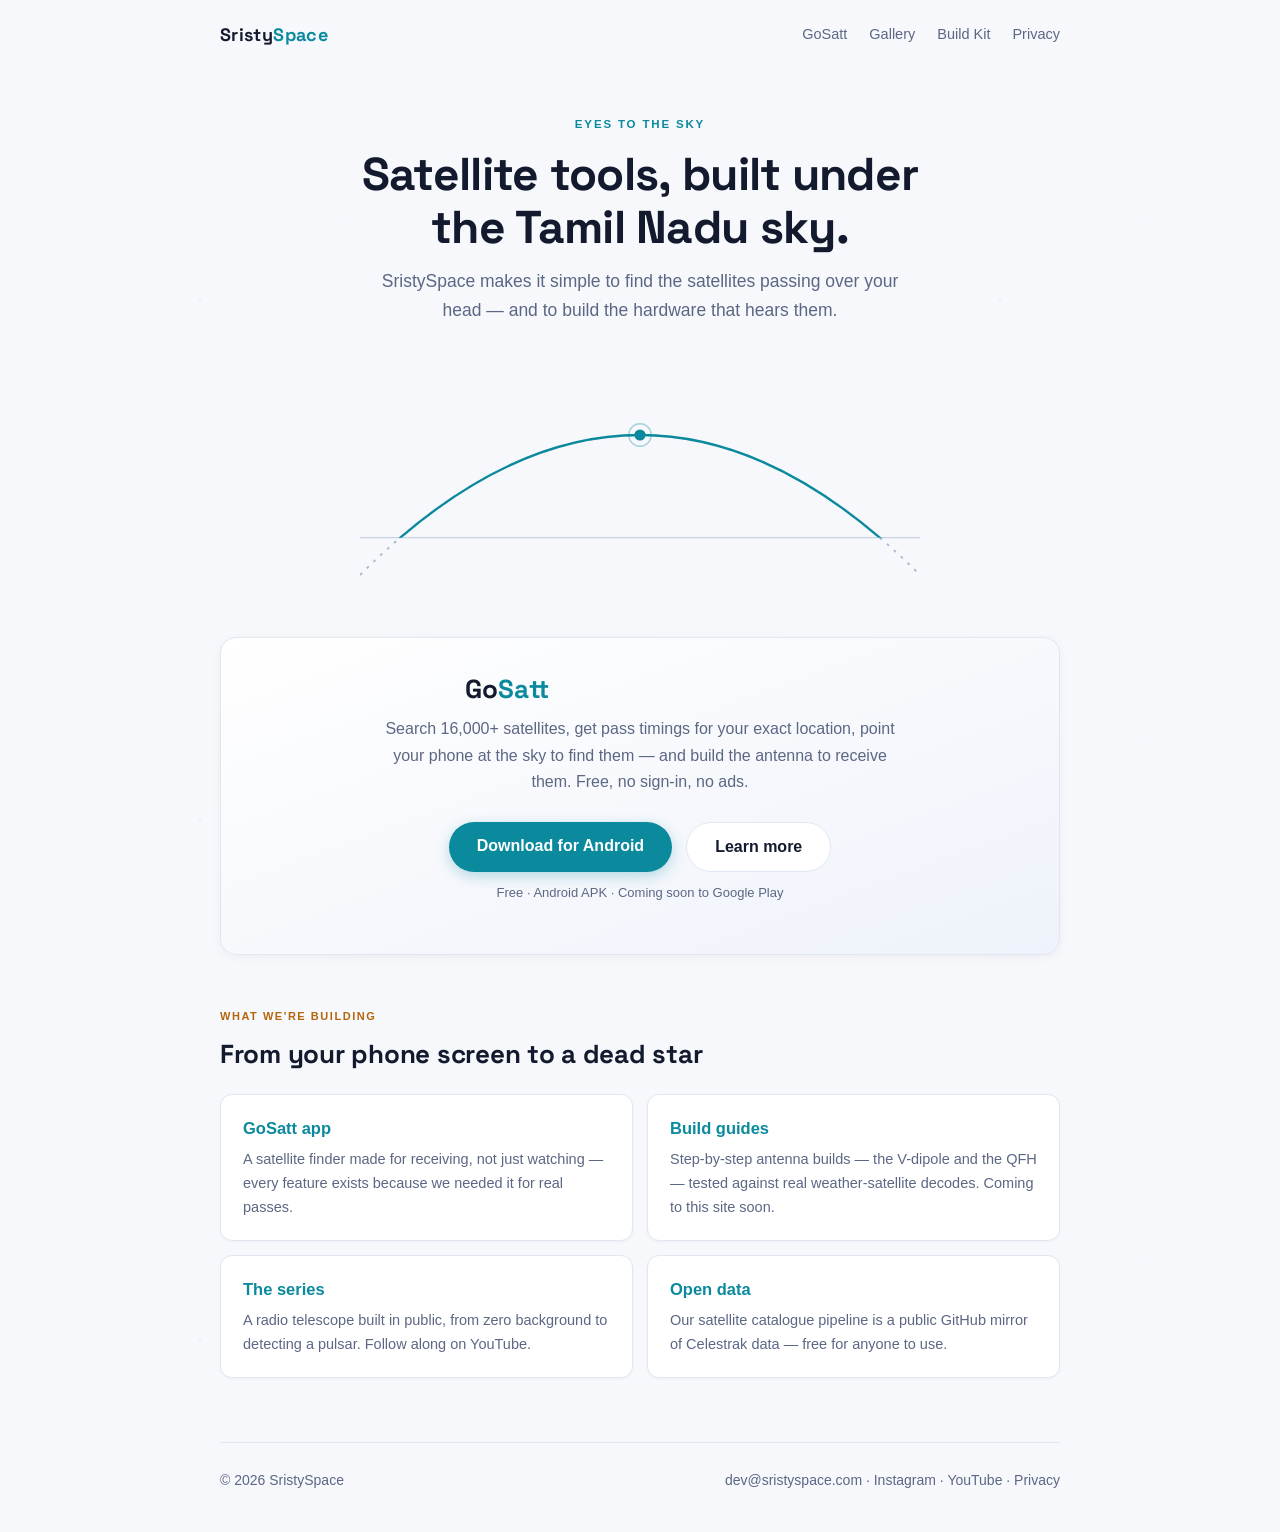
<file: index.html>
<!DOCTYPE html>
<html lang="en">
<head>
<meta charset="UTF-8">
<meta name="viewport" content="width=device-width, initial-scale=1.0">
<title>SristySpace — Satellite tools from Tamil Nadu</title>
<meta name="description" content="SristySpace builds satellite tools and open hardware guides from Tamil Nadu. Download GoSatt — the free satellite finder and antenna builder app.">
<meta name="theme-color" content="#F6F8FC">
<meta property="og:title" content="SristySpace — Satellite tools from Tamil Nadu">
<meta property="og:description" content="Download GoSatt — find satellites overhead, track them live, and build your own antenna.">
<meta property="og:type" content="website">
<link rel="preconnect" href="https://fonts.googleapis.com">
<link rel="preconnect" href="https://fonts.gstatic.com" crossorigin>
<link href="https://fonts.googleapis.com/css2?family=Space+Grotesk:wght@500;600;700&display=swap" rel="stylesheet">
<link rel="stylesheet" href="styles.css">
</head>
<body>
<div class="wrap">

  <nav>
    <a class="wordmark" href="index.html">Sristy<span class="dot">Space</span></a>
    <div class="nav-links">
      <a href="gosatt.html">GoSatt</a>
      <a href="gallery.html">Gallery</a>
      <a href="parts.html">Build Kit</a>
      <a href="privacy.html">Privacy</a>
    </div>
  </nav>

  <header class="hero">
    <span class="eyebrow">Eyes to the Sky</span>
    <h1>Satellite tools, built under<br>the Tamil Nadu sky.</h1>
    <p class="lede">SristySpace makes it simple to find the satellites passing over your
      head — and to build the hardware that hears them.</p>

    <!-- The pass arc: same motif as GoSatt's sky tracker.
         Dashed = below-horizon approach/descent tails, solid = the visible pass. -->
    <svg class="arc" viewBox="0 0 600 250" aria-hidden="true" role="presentation">
      <defs>
        <clipPath id="aboveHorizon"><rect x="0" y="0" width="600" height="200"/></clipPath>
      </defs>
      <line x1="0" y1="200" x2="600" y2="200" stroke="#C9D2E3" stroke-width="1.5"/>
      <path d="M 0 240 Q 300 -60 600 240" fill="none" stroke="#AEB8CC"
            stroke-width="2" stroke-dasharray="3 7"/>
      <path d="M 0 240 Q 300 -60 600 240" fill="none" stroke="#0B8A9E"
            stroke-width="2.5" clip-path="url(#aboveHorizon)"/>
      <circle class="sat-dot" cx="300" cy="90" r="6" fill="#0B8A9E"/>
      <circle cx="300" cy="90" r="12" fill="none" stroke="#0B8A9E"
              stroke-opacity="0.35" stroke-width="1.5"/>
    </svg>
  </header>

  <section>
    <div class="spotlight">
      <p class="app-name">Go<span class="tt">Satt</span></p>
      <p>Search 16,000+ satellites, get pass timings for your exact location,
         point your phone at the sky to find them — and build the antenna
         to receive them. Free, no sign-in, no ads.</p>
      <div class="btn-row">
        <a class="btn btn-primary"
           href="https://github.com/sristyspace-tech/gosatt-releases/releases/latest/download/gosatt.apk">
          Download for Android</a>
        <a class="btn btn-secondary" href="gosatt.html">Learn more</a>
      </div>
      <p class="btn-note">Free · Android APK · Coming soon to Google Play</p>
    </div>
  </section>

  <section>
    <div class="section-label">What we're building</div>
    <h2>From your phone screen to a dead star</h2>
    <div class="grid">
      <div class="card">
        <h3>GoSatt app</h3>
        <p>A satellite finder made for receiving, not just watching — every
           feature exists because we needed it for real passes.</p>
      </div>
      <div class="card">
        <h3>Build guides</h3>
        <p>Step-by-step antenna builds — the V-dipole and the QFH — tested
           against real weather-satellite decodes. Coming to this site soon.</p>
      </div>
      <div class="card">
        <h3>The series</h3>
        <p>A radio telescope built in public, from zero background to
           detecting a pulsar. Follow along on YouTube.</p>
      </div>
      <div class="card">
        <h3>Open data</h3>
        <p>Our satellite catalogue pipeline is a public GitHub mirror of
           Celestrak data — free for anyone to use.</p>
      </div>
    </div>
  </section>

  <footer>
    <div class="foot-row">
      <span>© 2026 SristySpace</span>
      <span>
        <a href="mailto:dev@sristyspace.com">dev@sristyspace.com</a> ·
        <a href="https://instagram.com/schrodingertamil" rel="noopener">Instagram</a> ·
        <a href="#" data-todo="youtube-channel-url">YouTube</a> ·
        <a href="privacy.html">Privacy</a>
      </span>
    </div>
  </footer>

</div>
</body>
</html>
</file>
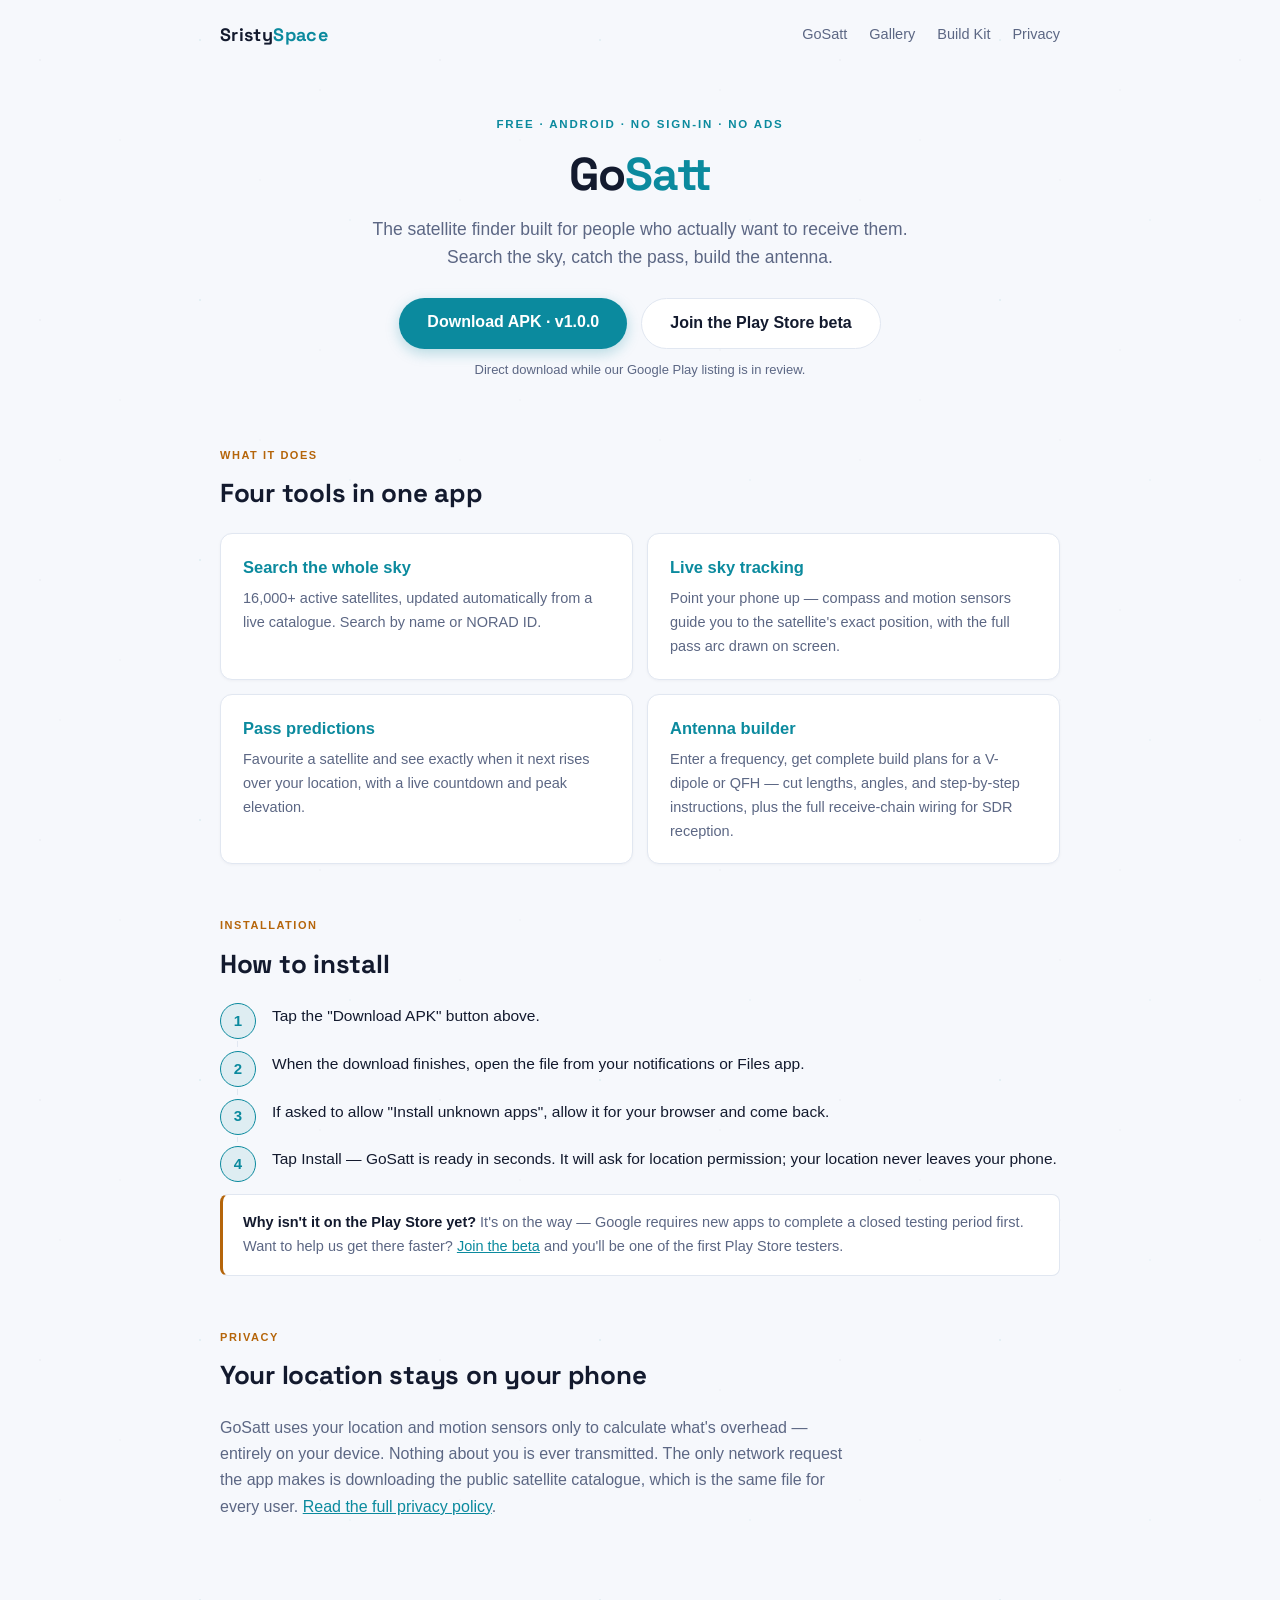
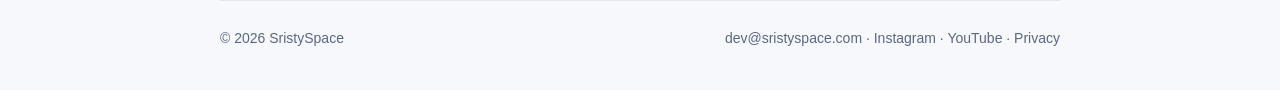
<file: gosatt.html>
<!DOCTYPE html>
<html lang="en">
<head>
<meta charset="UTF-8">
<meta name="viewport" content="width=device-width, initial-scale=1.0">
<title>GoSatt — Satellite finder &amp; antenna builder for Android</title>
<meta name="description" content="Find satellites overhead, track them live with your phone's sensors, and build the antenna to receive them. Free Android app by SristySpace.">
<meta name="theme-color" content="#F6F8FC">
<meta property="og:title" content="GoSatt — Satellite finder &amp; antenna builder">
<meta property="og:description" content="Free Android app: search 16,000+ satellites, live sky tracking, pass predictions, and a built-in antenna builder.">
<meta property="og:type" content="website">
<link rel="preconnect" href="https://fonts.googleapis.com">
<link rel="preconnect" href="https://fonts.gstatic.com" crossorigin>
<link href="https://fonts.googleapis.com/css2?family=Space+Grotesk:wght@500;600;700&display=swap" rel="stylesheet">
<link rel="stylesheet" href="styles.css">
</head>
<body>
<div class="wrap">

  <nav>
    <a class="wordmark" href="index.html">Sristy<span class="dot">Space</span></a>
    <div class="nav-links">
      <a href="gosatt.html">GoSatt</a>
      <a href="gallery.html">Gallery</a>
      <a href="parts.html">Build Kit</a>
      <a href="privacy.html">Privacy</a>
    </div>
  </nav>

  <header class="hero">
    <span class="eyebrow">Free · Android · No sign-in · No ads</span>
    <h1>Go<span style="color:var(--cyan)">Satt</span></h1>
    <p class="lede">The satellite finder built for people who actually want to
      receive them. Search the sky, catch the pass, build the antenna.</p>
    <div class="btn-row">
      <a class="btn btn-primary"
         href="https://github.com/sristyspace-tech/gosatt-releases/releases/latest/download/gosatt.apk">
        Download APK · v1.0.0</a>
      <a class="btn btn-secondary" href="mailto:dev@sristyspace.com?subject=GoSatt%20Beta%20Signup&body=Name%3A%0AGoogle%20account%20email%20(for%20Play%20testing)%3A%0A">
        Join the Play Store beta</a>
    </div>
    <p class="btn-note">Direct download while our Google Play listing is in review.</p>
  </header>

  <section>
    <div class="section-label">What it does</div>
    <h2>Four tools in one app</h2>
    <div class="grid">
      <div class="card">
        <h3>Search the whole sky</h3>
        <p>16,000+ active satellites, updated automatically from a live
           catalogue. Search by name or NORAD ID.</p>
      </div>
      <div class="card">
        <h3>Live sky tracking</h3>
        <p>Point your phone up — compass and motion sensors guide you to the
           satellite's exact position, with the full pass arc drawn on screen.</p>
      </div>
      <div class="card">
        <h3>Pass predictions</h3>
        <p>Favourite a satellite and see exactly when it next rises over your
           location, with a live countdown and peak elevation.</p>
      </div>
      <div class="card">
        <h3>Antenna builder</h3>
        <p>Enter a frequency, get complete build plans for a V-dipole or QFH —
           cut lengths, angles, and step-by-step instructions, plus the full
           receive-chain wiring for SDR reception.</p>
      </div>
    </div>
  </section>

  <section id="install">
    <div class="section-label">Installation</div>
    <h2>How to install</h2>
    <ol class="steps">
      <li>Tap the "Download APK" button above.</li>
      <li>When the download finishes, open the file from your notifications or Files app.</li>
      <li>If asked to allow "Install unknown apps", allow it for your browser and come back.</li>
      <li>Tap Install — GoSatt is ready in seconds. It will ask for location permission; your location never leaves your phone.</li>
    </ol>
    <div class="callout">
      <strong>Why isn't it on the Play Store yet?</strong> It's on the way —
      Google requires new apps to complete a closed testing period first.
      Want to help us get there faster? <a href="mailto:dev@sristyspace.com?subject=GoSatt%20Beta%20Signup&body=Name%3A%0AGoogle%20account%20email%20(for%20Play%20testing)%3A%0A">Join
      the beta</a> and you'll be one of the first Play Store testers.
    </div>
  </section>

  <section>
    <div class="section-label">Privacy</div>
    <h2>Your location stays on your phone</h2>
    <p style="color:var(--dim); max-width:640px;">GoSatt uses your location and
       motion sensors only to calculate what's overhead — entirely on your
       device. Nothing about you is ever transmitted. The only network request
       the app makes is downloading the public satellite catalogue, which is
       the same file for every user. <a href="privacy.html"
       style="color:var(--cyan)">Read the full privacy policy</a>.</p>
  </section>

  <footer>
    <div class="foot-row">
      <span>© 2026 SristySpace</span>
      <span>
        <a href="mailto:dev@sristyspace.com">dev@sristyspace.com</a> ·
        <a href="https://instagram.com/schrodingertamil" rel="noopener">Instagram</a> ·
        <a href="#" data-todo="youtube-channel-url">YouTube</a> ·
        <a href="privacy.html">Privacy</a>
      </span>
    </div>
  </footer>

</div>
</body>
</html>
</file>
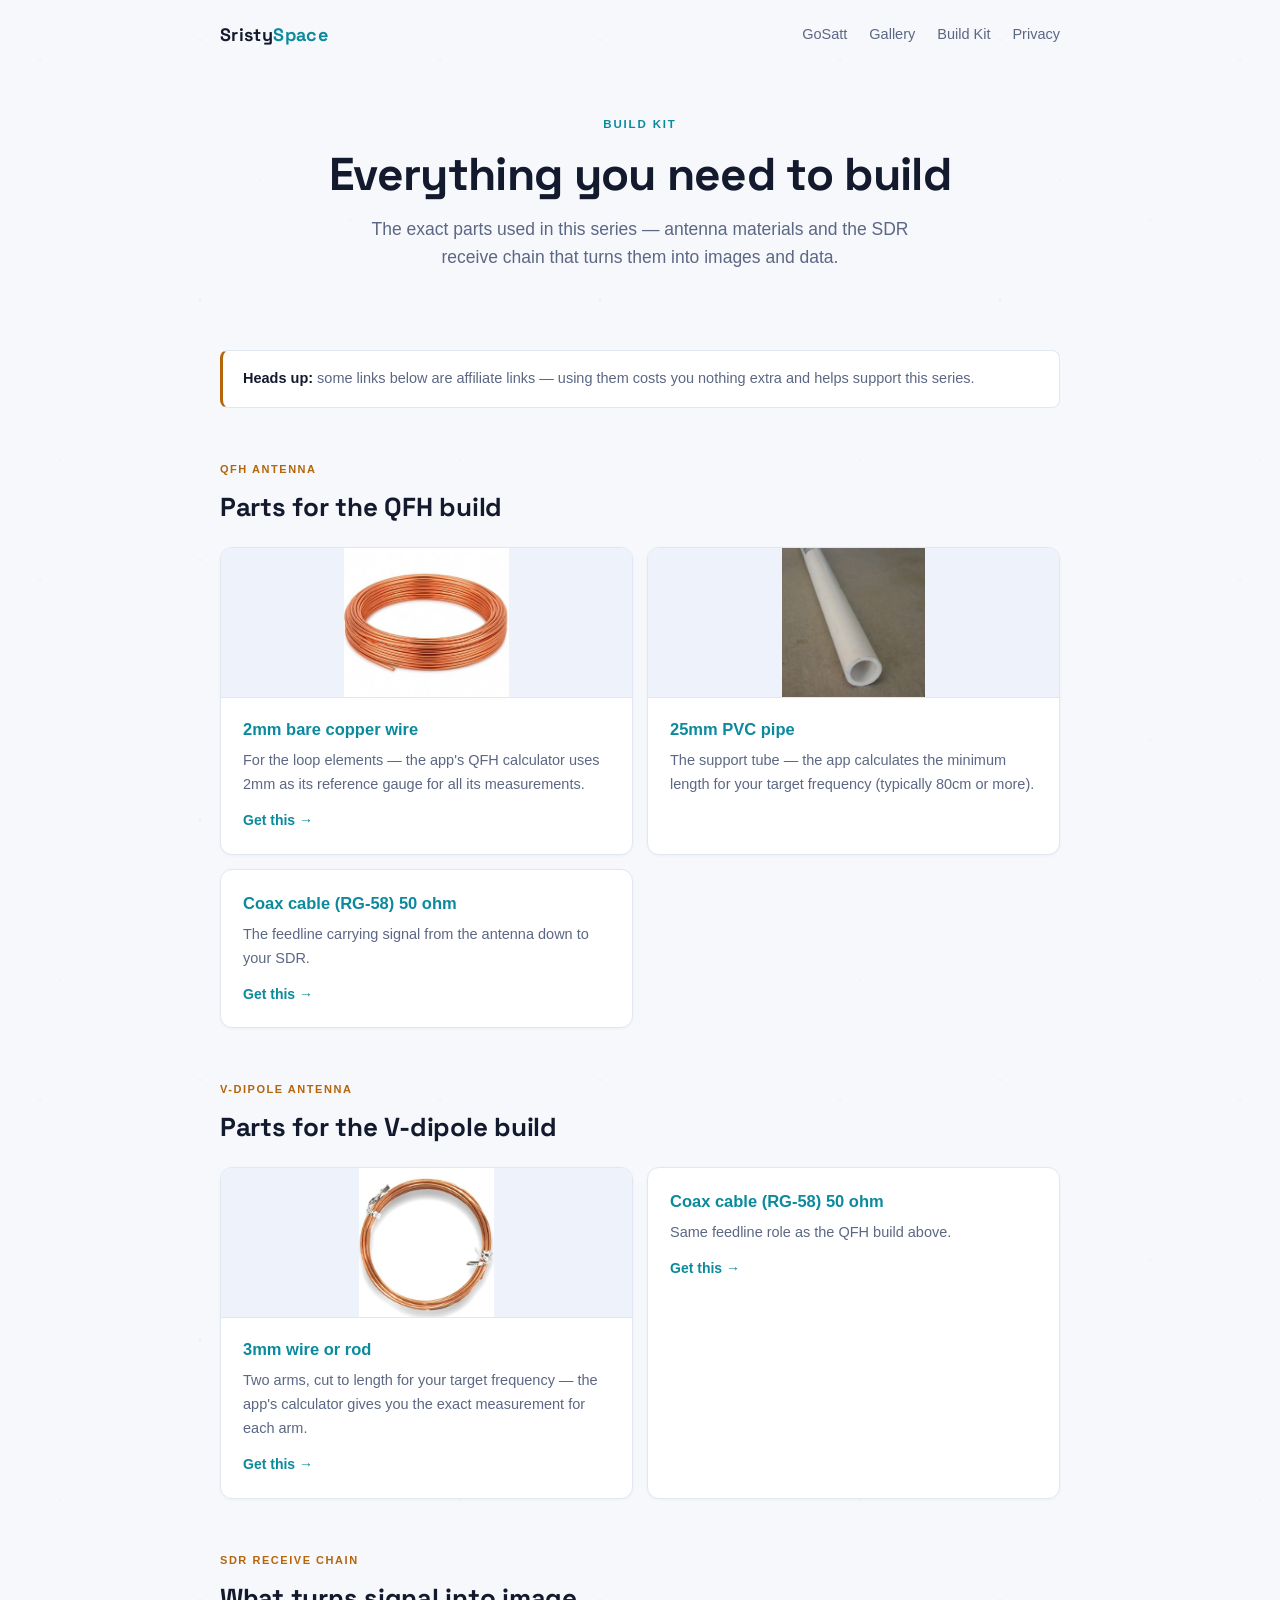
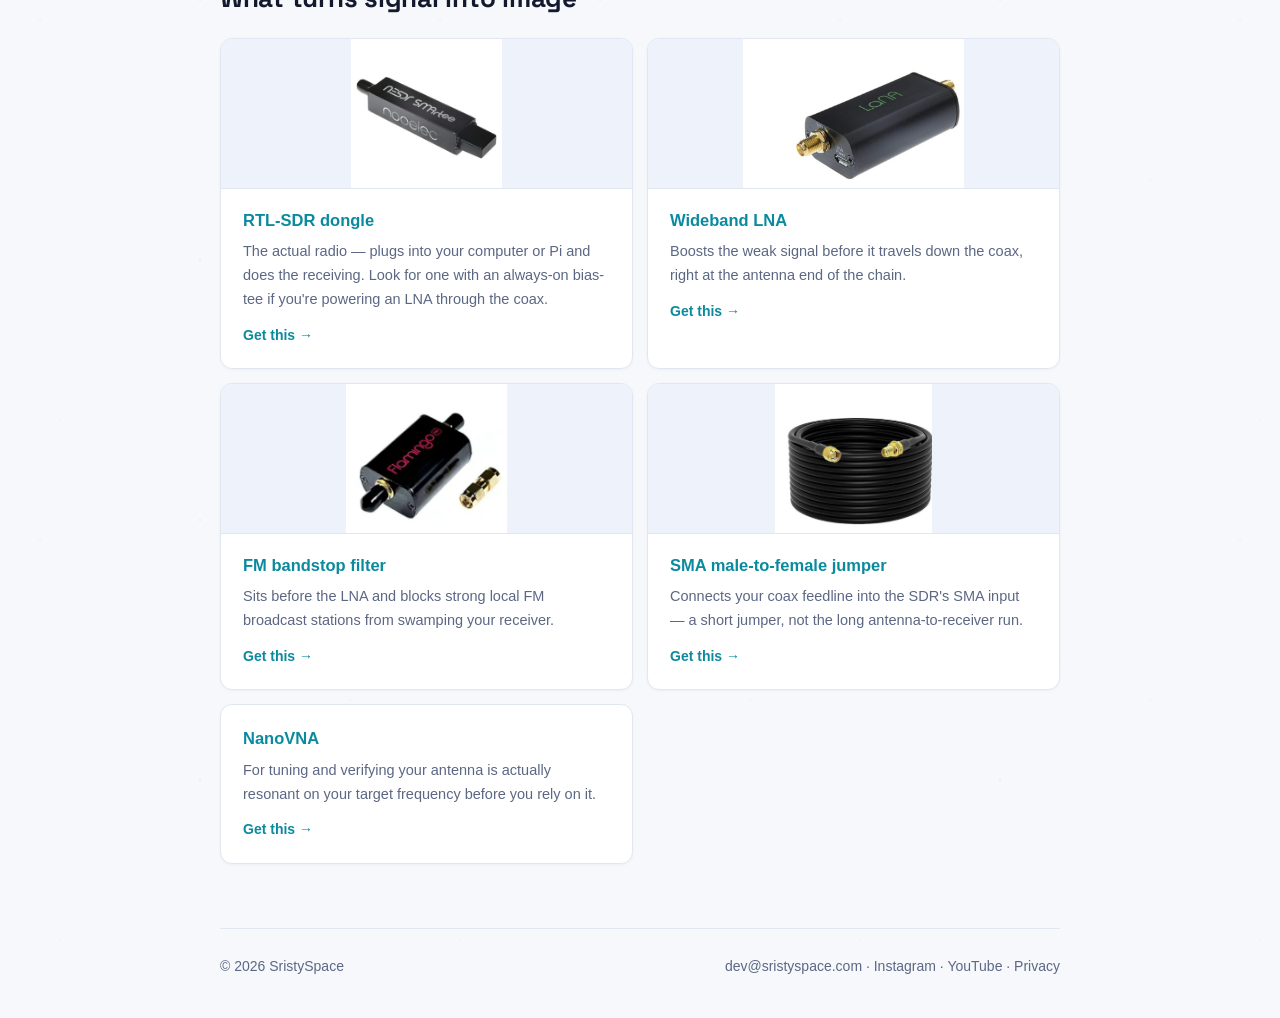
<file: parts.html>
<!DOCTYPE html>
<html lang="en">
<head>
<meta charset="UTF-8">
<meta name="viewport" content="width=device-width, initial-scale=1.0">
<title>Build Kit — Parts &amp; Tools — SristySpace</title>
<meta name="description" content="The exact parts and tools used to build the QFH and V-dipole antennas and SDR receive chain in this series.">
<meta name="theme-color" content="#F6F8FC">
<link rel="preconnect" href="https://fonts.googleapis.com">
<link rel="preconnect" href="https://fonts.gstatic.com" crossorigin>
<link href="https://fonts.googleapis.com/css2?family=Space+Grotesk:wght@500;600;700&display=swap" rel="stylesheet">
<link rel="stylesheet" href="styles.css">
</head>
<body>
<div class="wrap">

  <nav>
    <a class="wordmark" href="index.html">Sristy<span class="dot">Space</span></a>
    <div class="nav-links">
      <a href="gosatt.html">GoSatt</a>
      <a href="gallery.html">Gallery</a>
      <a href="parts.html">Build Kit</a>
      <a href="privacy.html">Privacy</a>
    </div>
  </nav>

  <header class="hero">
    <span class="eyebrow">Build Kit</span>
    <h1>Everything you need to build</h1>
    <p class="lede">The exact parts used in this series — antenna materials
       and the SDR receive chain that turns them into images and data.</p>
  </header>

  <section>
    <div class="callout">
      <strong>Heads up:</strong> some links below are affiliate links —
      using them costs you nothing extra and helps support this series.
    </div>
  </section>

  <section>
    <div class="section-label">QFH Antenna</div>
    <h2>Parts for the QFH build</h2>
    <div class="grid">
      <div class="card part-card">
        <img src="images/parts/copper-wire-2mm.jpg" alt="2mm bare copper wire coil">
        <div class="part-card-body">
          <h3>2mm bare copper wire</h3>
          <p>For the loop elements — the app's QFH calculator uses 2mm as its
             reference gauge for all its measurements.</p>
          <a class="part-link" href="https://link.amazon/B0iF4v8Db">Get this →</a>
        </div>
      </div>
      <div class="card part-card">
        <img src="images/parts/pvc-pipe.jpg" alt="25mm PVC pipe">
        <div class="part-card-body">
          <h3>25mm PVC pipe</h3>
          <p>The support tube — the app calculates the minimum length for your
             target frequency (typically 80cm or more).</p>
        </div>
      </div>
      <div class="card">
        <h3>Coax cable (RG-58) 50 ohm</h3>
        <p>The feedline carrying signal from the antenna down to your SDR.</p>
        <a class="part-link" href="https://link.amazon/B057ioce6" data-todo="affiliate-link">Get this →</a>
      </div>
    </div>
  </section>

  <section>
    <div class="section-label">V-Dipole Antenna</div>
    <h2>Parts for the V-dipole build</h2>
    <div class="grid">
      <div class="card part-card">
        <img src="images/parts/wire-3mm.jpg" alt="3mm copper wire coil">
        <div class="part-card-body">
          <h3>3mm wire or rod</h3>
          <p>Two arms, cut to length for your target frequency — the app's
             calculator gives you the exact measurement for each arm.</p>
          <a class="part-link" href="https://link.amazon/B0blSQ464" data-todo="affiliate-link">Get this →</a>
        </div>
      </div>
      <div class="card">
        <h3>Coax cable (RG-58) 50 ohm</h3>
        <p>Same feedline role as the QFH build above.</p>
        <a class="part-link" href="https://link.amazon/B057ioce6" data-todo="affiliate-link">Get this →</a>
      </div>
    </div>
  </section>

  <section>
    <div class="section-label">SDR Receive Chain</div>
    <h2>What turns signal into image</h2>
    <div class="grid">
      <div class="card part-card">
        <img src="images/parts/sdr-dongle.jpg" alt="NooElec NESDR SMArTee RTL-SDR dongle">
        <div class="part-card-body">
          <h3>RTL-SDR dongle</h3>
          <p>The actual radio — plugs into your computer or Pi and does the
             receiving. Look for one with an always-on bias-tee if you're
             powering an LNA through the coax.</p>
          <a class="part-link" href="https://link.amazon/B04WMCMiI">Get this →</a>
        </div>
      </div>
      <div class="card part-card">
        <img src="images/parts/lna.jpg" alt="Wideband low-noise amplifier">
        <div class="part-card-body">
          <h3>Wideband LNA</h3>
          <p>Boosts the weak signal before it travels down the coax, right at
             the antenna end of the chain.</p>
          <a class="part-link" href="https://link.amazon/B0ddRyWpi">Get this →</a>
        </div>
      </div>
      <div class="card part-card">
        <img src="images/parts/fm-bandstop-filter.jpg" alt="Flamingo FM bandstop filter">
        <div class="part-card-body">
          <h3>FM bandstop filter</h3>
          <p>Sits before the LNA and blocks strong local FM broadcast stations
             from swamping your receiver.</p>
          <a class="part-link" href="https://link.amazon/B04yQUzkf">Get this →</a>
        </div>
      </div>
      <div class="card part-card">
        <img src="images/parts/sma-jumper.jpg" alt="SMA male-to-female jumper cable">
        <div class="part-card-body">
          <h3>SMA male-to-female jumper</h3>
          <p>Connects your coax feedline into the SDR's SMA input — a short
             jumper, not the long antenna-to-receiver run.</p>
          <a class="part-link" href="https://www.amazon.in/dp/B0CF58FLPF?tag=sristystore01-21">Get this →</a>
        </div>
      </div>
      <div class="card">
        <h3>NanoVNA</h3>
        <p>For tuning and verifying your antenna is actually resonant on
           your target frequency before you rely on it.</p>
        <a class="part-link" href="https://www.amazon.in/s?k=nanovna" data-todo="affiliate-link">Get this →</a>
      </div>
    </div>
  </section>

  <footer>
    <div class="foot-row">
      <span>© 2026 SristySpace</span>
      <span>
        <a href="mailto:dev@sristyspace.com">dev@sristyspace.com</a> ·
        <a href="https://instagram.com/schrodingertamil" rel="noopener">Instagram</a> ·
        <a href="#" data-todo="youtube-channel-url">YouTube</a> ·
        <a href="privacy.html">Privacy</a>
      </span>
    </div>
  </footer>

</div>
</body>
</html>
</file>
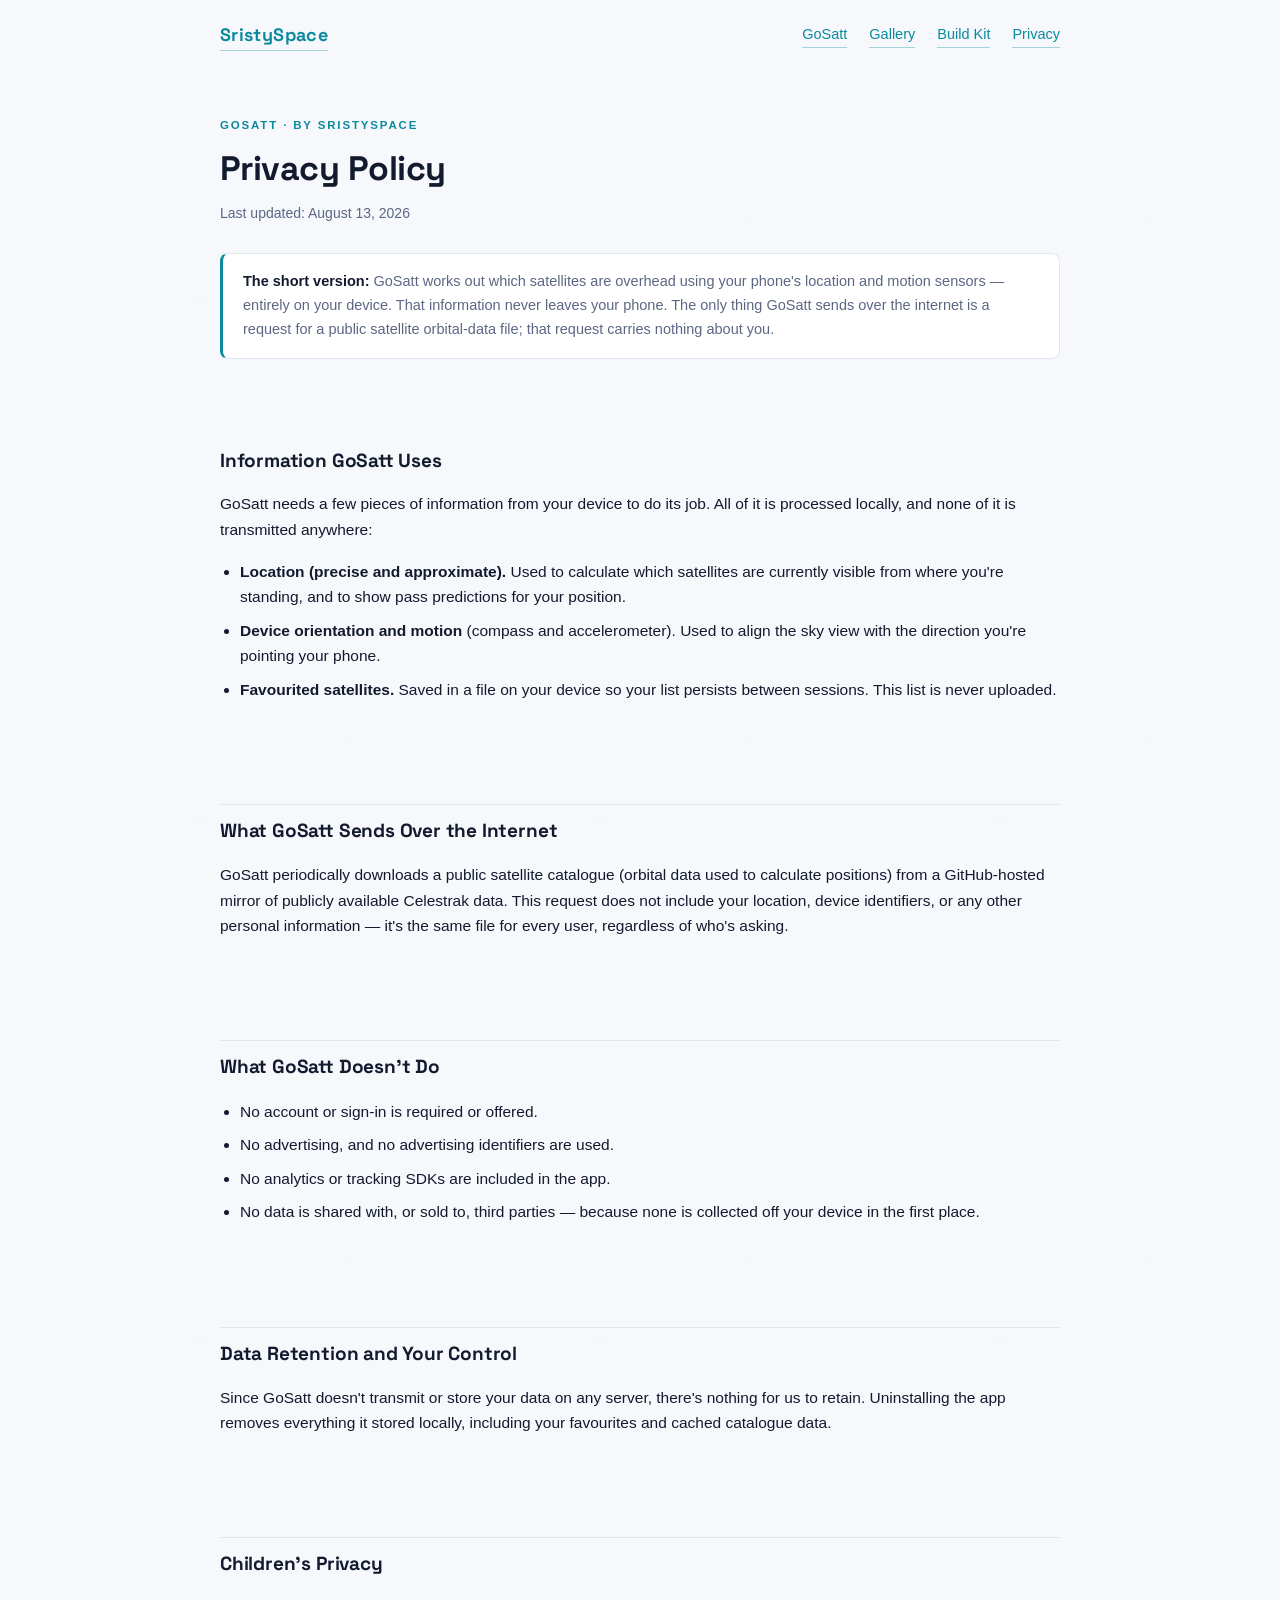
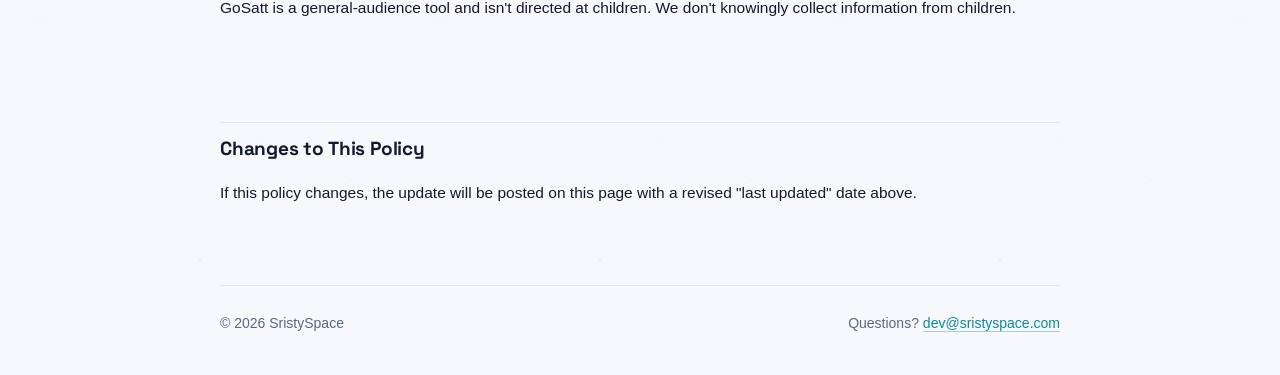
<file: privacy.html>
<!DOCTYPE html>
<html lang="en">
<head>
<meta charset="UTF-8">
<meta name="viewport" content="width=device-width, initial-scale=1.0">
<title>GoSatt — Privacy Policy</title>
<meta name="description" content="GoSatt privacy policy: your location and sensor data are processed entirely on your device and never transmitted.">
<meta name="theme-color" content="#F6F8FC">
<link rel="preconnect" href="https://fonts.googleapis.com">
<link rel="preconnect" href="https://fonts.gstatic.com" crossorigin>
<link href="https://fonts.googleapis.com/css2?family=Space+Grotesk:wght@500;600;700&display=swap" rel="stylesheet">
<link rel="stylesheet" href="styles.css">
</head>
<body>
<div class="wrap prose">

  <nav>
    <a class="wordmark" href="index.html">Sristy<span class="dot">Space</span></a>
    <div class="nav-links">
      <a href="gosatt.html">GoSatt</a>
      <a href="gallery.html">Gallery</a>
      <a href="parts.html">Build Kit</a>
      <a href="privacy.html">Privacy</a>
    </div>
  </nav>

  <header class="hero" style="text-align:left; padding-bottom:0;">
    <span class="eyebrow">GoSatt · by SristySpace</span>
    <h1 style="font-size:34px;">Privacy Policy</h1>
    <p style="color:var(--dim); font-size:14px; margin:0;">Last updated: August 13, 2026</p>
  </header>

  <div class="callout" style="border-left-color: var(--cyan); margin: 28px 0 8px;">
    <strong>The short version:</strong> GoSatt works out which satellites are
    overhead using your phone's location and motion sensors — entirely on your
    device. That information never leaves your phone. The only thing GoSatt
    sends over the internet is a request for a public satellite orbital-data
    file; that request carries nothing about you.
  </div>

  <section>
    <h2>Information GoSatt Uses</h2>
    <p>GoSatt needs a few pieces of information from your device to do its job.
       All of it is processed locally, and none of it is transmitted anywhere:</p>
    <ul>
      <li><strong>Location (precise and approximate).</strong> Used to calculate
          which satellites are currently visible from where you're standing, and
          to show pass predictions for your position.</li>
      <li><strong>Device orientation and motion</strong> (compass and
          accelerometer). Used to align the sky view with the direction you're
          pointing your phone.</li>
      <li><strong>Favourited satellites.</strong> Saved in a file on your device
          so your list persists between sessions. This list is never uploaded.</li>
    </ul>
  </section>

  <section>
    <h2>What GoSatt Sends Over the Internet</h2>
    <p>GoSatt periodically downloads a public satellite catalogue (orbital data
       used to calculate positions) from a GitHub-hosted mirror of publicly
       available Celestrak data. This request does not include your location,
       device identifiers, or any other personal information — it's the same
       file for every user, regardless of who's asking.</p>
  </section>

  <section>
    <h2>What GoSatt Doesn't Do</h2>
    <ul>
      <li>No account or sign-in is required or offered.</li>
      <li>No advertising, and no advertising identifiers are used.</li>
      <li>No analytics or tracking SDKs are included in the app.</li>
      <li>No data is shared with, or sold to, third parties — because none is
          collected off your device in the first place.</li>
    </ul>
  </section>

  <section>
    <h2>Data Retention and Your Control</h2>
    <p>Since GoSatt doesn't transmit or store your data on any server, there's
       nothing for us to retain. Uninstalling the app removes everything it
       stored locally, including your favourites and cached catalogue data.</p>
  </section>

  <section>
    <h2>Children's Privacy</h2>
    <p>GoSatt is a general-audience tool and isn't directed at children. We
       don't knowingly collect information from children.</p>
  </section>

  <section>
    <h2>Changes to This Policy</h2>
    <p>If this policy changes, the update will be posted on this page with a
       revised "last updated" date above.</p>
  </section>

  <footer>
    <div class="foot-row">
      <span>© 2026 SristySpace</span>
      <span>
        Questions? <a href="mailto:dev@sristyspace.com">dev@sristyspace.com</a>
      </span>
    </div>
  </footer>

</div>
</body>
</html>
</file>
<file: styles.css>
/* SristySpace — shared styles (light mode)
   Palette: soft blue-white background, deep teal-cyan + amber accents,
   navy ink text. Same structure as the dark version, recalibrated for
   contrast on a light background. */

:root {
  --bg: #F6F8FC;
  --panel: #FFFFFF;
  --panel-2: #EEF2FA;
  --border: #E1E7F1;
  --ink: #131A2E;
  --dim: #5C6784;
  --cyan: #0B8A9E;
  --cyan-soft: rgba(11, 138, 158, 0.10);
  --amber: #B5650A;
  --radius: 12px;
  --maxw: 880px;
}

* { box-sizing: border-box; }

html { scroll-behavior: smooth; }

body {
  margin: 0;
  background-color: var(--bg);
  background-image:
    radial-gradient(1px 1px at 40px 60px, rgba(19,26,46,0.09), transparent),
    radial-gradient(1px 1px at 120px 140px, rgba(19,26,46,0.06), transparent),
    radial-gradient(1.5px 1.5px at 200px 40px, rgba(11,138,158,0.14), transparent),
    radial-gradient(1px 1px at 260px 180px, rgba(19,26,46,0.05), transparent),
    radial-gradient(1px 1px at 320px 90px, rgba(19,26,46,0.07), transparent),
    radial-gradient(1px 1px at 60px 200px, rgba(19,26,46,0.05), transparent),
    radial-gradient(1px 1px at 350px 220px, rgba(11,138,158,0.12), transparent);
  background-repeat: repeat;
  background-size: 400px 260px;
  color: var(--ink);
  font-family: -apple-system, BlinkMacSystemFont, "Segoe UI", Roboto,
    "Noto Sans", Helvetica, Arial, sans-serif;
  line-height: 1.65;
  -webkit-font-smoothing: antialiased;
}

.display-font, h1, h2, .wordmark, .app-name {
  font-family: "Space Grotesk", -apple-system, BlinkMacSystemFont, "Segoe UI",
    Roboto, Helvetica, Arial, sans-serif;
}

.wrap {
  max-width: var(--maxw);
  margin: 0 auto;
  padding: 0 20px;
}

/* ---------- Nav ---------- */
nav {
  display: flex;
  align-items: center;
  justify-content: space-between;
  padding: 20px 0;
}

.wordmark {
  font-weight: 700;
  font-size: 18px;
  letter-spacing: 0.02em;
  color: var(--ink);
  text-decoration: none;
}
.wordmark .dot { color: var(--cyan); }

.nav-links { display: flex; gap: 22px; }
.nav-links a {
  color: var(--dim);
  text-decoration: none;
  font-size: 14.5px;
}
.nav-links a:hover, .nav-links a:focus-visible { color: var(--cyan); }

/* ---------- Hero ---------- */
.hero {
  text-align: center;
  padding: 40px 0 8px;
}

.eyebrow {
  display: inline-block;
  text-transform: uppercase;
  letter-spacing: 0.16em;
  font-size: 11.5px;
  font-weight: 600;
  color: var(--cyan);
  margin-bottom: 14px;
}

h1 {
  font-size: clamp(30px, 6vw, 46px);
  line-height: 1.15;
  letter-spacing: -0.015em;
  margin: 0 0 14px;
  color: var(--ink);
}

.lede {
  color: var(--dim);
  font-size: clamp(15.5px, 2.5vw, 17.5px);
  max-width: 560px;
  margin: 0 auto 26px;
}

/* Pass-arc: the sky-view motif from the GoSatt tracker.
   Dashed full arc = the below-horizon tails; solid clipped arc = the visible pass. */
.arc {
  display: block;
  width: min(560px, 92%);
  margin: 4px auto 0;
}

@keyframes satPulse {
  0%, 100% { opacity: 1; }
  50% { opacity: 0.45; }
}
.sat-dot { animation: satPulse 2.6s ease-in-out infinite; }

@media (prefers-reduced-motion: reduce) {
  html { scroll-behavior: auto; }
  .sat-dot { animation: none; }
}

/* ---------- Buttons ---------- */
.btn-row {
  display: flex;
  gap: 14px;
  justify-content: center;
  flex-wrap: wrap;
  margin: 26px 0 10px;
}

.btn {
  display: inline-block;
  padding: 14px 28px;
  border-radius: 999px;
  font-size: 16px;
  font-weight: 600;
  text-decoration: none;
  min-height: 48px;
  line-height: 1.3;
}

.btn-primary {
  background: var(--cyan);
  color: #FFFFFF;
  box-shadow: 0 4px 14px rgba(11, 138, 158, 0.28);
}
.btn-primary:hover, .btn-primary:focus-visible {
  background: #086F80;
}

.btn-secondary {
  border: 1px solid var(--border);
  color: var(--ink);
  background: var(--panel);
}
.btn-secondary:hover, .btn-secondary:focus-visible {
  border-color: var(--cyan);
  color: var(--cyan);
}

.btn-note {
  color: var(--dim);
  font-size: 13px;
  margin-top: 6px;
}

/* ---------- Sections ---------- */
section { padding: 44px 0 8px; }

h2 {
  font-size: clamp(21px, 3.6vw, 26px);
  margin: 0 0 18px;
  color: var(--ink);
  letter-spacing: -0.01em;
}

.section-label {
  text-transform: uppercase;
  letter-spacing: 0.14em;
  font-size: 11px;
  font-weight: 600;
  color: var(--amber);
  margin-bottom: 8px;
}

/* ---------- Cards / feature grid ---------- */
.grid {
  display: grid;
  gap: 14px;
  grid-template-columns: 1fr;
}
@media (min-width: 620px) {
  .grid { grid-template-columns: 1fr 1fr; }
}

.card {
  background: var(--panel);
  border: 1px solid var(--border);
  border-radius: var(--radius);
  padding: 20px 22px;
  box-shadow: 0 1px 3px rgba(19, 26, 46, 0.04);
}
.card h3 {
  margin: 0 0 6px;
  font-size: 16.5px;
  color: var(--cyan);
}
.card p {
  margin: 0;
  color: var(--dim);
  font-size: 14.5px;
}

/* ---------- Product spotlight (landing) ---------- */
.spotlight {
  background: linear-gradient(160deg, var(--panel) 0%, var(--panel-2) 100%);
  border: 1px solid var(--border);
  border-radius: 16px;
  padding: 30px 26px;
  text-align: center;
  box-shadow: 0 2px 10px rgba(19, 26, 46, 0.05);
}
.spotlight .app-name {
  font-size: 26px;
  font-weight: 700;
  color: var(--ink);
  margin: 0 0 6px;
}
.spotlight .app-name .tt { color: var(--cyan); }
.spotlight p { color: var(--dim); max-width: 520px; margin: 0 auto 20px; }

/* ---------- Install steps ---------- */
.steps { counter-reset: step; padding: 0; margin: 0; list-style: none; }
.steps li {
  counter-increment: step;
  position: relative;
  padding: 0 0 22px 52px;
  color: var(--ink);
  font-size: 15.5px;
}
.steps li::before {
  content: counter(step);
  position: absolute;
  left: 0; top: 0;
  width: 34px; height: 34px;
  border-radius: 50%;
  background: var(--cyan-soft);
  border: 1px solid var(--cyan);
  color: var(--cyan);
  font-weight: 700;
  font-size: 15px;
  display: flex;
  align-items: center;
  justify-content: center;
}
.steps li:not(:last-child)::after {
  content: "";
  position: absolute;
  left: 16.5px; top: 38px; bottom: 4px;
  width: 1px;
  background: var(--border);
}

/* ---------- Callout ---------- */
.callout {
  background: var(--panel);
  border: 1px solid var(--border);
  border-left: 3px solid var(--amber);
  border-radius: 8px;
  padding: 16px 20px;
  color: var(--dim);
  font-size: 14.5px;
}
.callout strong { color: var(--ink); }
.callout a { color: var(--cyan); }

/* ---------- Prose (privacy page) ---------- */
.prose h2 {
  font-size: 19px;
  margin: 34px 0 10px;
  padding-top: 10px;
  border-top: 1px solid var(--border);
}
.prose section:first-of-type h2 { border-top: none; padding-top: 0; }
.prose p, .prose li { font-size: 15.5px; }
.prose ul { padding-left: 20px; }
.prose li { margin-bottom: 8px; }
.prose a { color: var(--cyan); text-decoration: none; border-bottom: 1px solid rgba(11,138,158,0.35); }
.prose a:hover { border-bottom-color: var(--cyan); }

/* ---------- Gallery ---------- */
.gallery-grid {
  display: grid;
  grid-template-columns: repeat(auto-fill, minmax(240px, 1fr));
  gap: 16px;
}

.gallery-item {
  background: var(--panel);
  border: 1px solid var(--border);
  border-radius: var(--radius);
  overflow: hidden;
  cursor: pointer;
  transition: border-color 0.15s ease;
  padding: 0;
  text-align: left;
  font: inherit;
  color: inherit;
  display: block;
  width: 100%;
  box-shadow: 0 1px 3px rgba(19, 26, 46, 0.04);
}
.gallery-item:hover, .gallery-item:focus-visible {
  border-color: var(--cyan);
}
.gallery-item img {
  width: 100%;
  height: 190px;
  object-fit: cover;
  display: block;
  background: var(--panel-2);
}
.gallery-caption {
  padding: 12px 14px;
}
.gallery-caption .sat-name {
  color: var(--cyan);
  font-weight: 600;
  font-size: 14.5px;
  display: block;
}
.gallery-caption .meta {
  color: var(--dim);
  font-size: 12.5px;
  margin-top: 2px;
}

.gallery-empty {
  border: 1px dashed var(--border);
  border-radius: var(--radius);
  padding: 48px 24px;
  text-align: center;
  color: var(--dim);
}
.gallery-empty svg { margin-bottom: 12px; opacity: 0.7; }
.gallery-empty p { margin: 0; font-size: 15px; }

/* Lightbox — deliberately stays dark regardless of page theme;
   photo viewers read better on a dark scrim either way, so these
   colors are fixed rather than tied to the --ink/--dim variables. */
.lightbox {
  display: none;
  position: fixed;
  inset: 0;
  background: rgba(5, 8, 20, 0.94);
  z-index: 100;
  align-items: center;
  justify-content: center;
  padding: 24px;
}
.lightbox.open { display: flex; }
.lightbox img {
  max-width: min(900px, 92vw);
  max-height: 78vh;
  border-radius: 8px;
  border: 1px solid rgba(255,255,255,0.15);
}
.lightbox-caption {
  position: absolute;
  bottom: 28px;
  left: 0; right: 0;
  text-align: center;
  color: #B9C2D9;
  font-size: 14px;
  padding: 0 16px;
}
.lightbox-close {
  position: absolute;
  top: 20px; right: 20px;
  background: none;
  border: 1px solid rgba(255,255,255,0.28);
  color: #FFFFFF;
  width: 44px; height: 44px;
  border-radius: 50%;
  font-size: 22px;
  cursor: pointer;
  line-height: 1;
}
.lightbox-close:hover, .lightbox-close:focus-visible { border-color: #4FD8EA; color: #4FD8EA; }

/* ---------- Footer ---------- */
footer {
  margin-top: 56px;
  border-top: 1px solid var(--border);
  padding: 26px 0 40px;
  color: var(--dim);
  font-size: 14px;
}
footer .foot-row {
  display: flex;
  justify-content: space-between;
  gap: 16px;
  flex-wrap: wrap;
}
footer a { color: var(--dim); text-decoration: none; }
footer a:hover, footer a:focus-visible { color: var(--cyan); }

a:focus-visible, .btn:focus-visible {
  outline: 2px solid var(--cyan);
  outline-offset: 3px;
}

/* ---------- Part-link (Build Kit cards) ---------- */
.card .part-link {
  display: inline-block;
  margin-top: 12px;
  color: var(--cyan);
  font-size: 14px;
  font-weight: 600;
  text-decoration: none;
}
.card .part-link:hover, .card .part-link:focus-visible {
  text-decoration: underline;
}

/* ---------- Part card with product image (Build Kit) ---------- */
.part-card {
  padding: 0 !important;
  overflow: hidden;
}
.part-card img {
  width: 100%;
  height: 150px;
  object-fit: contain;
  background: var(--panel-2);
  display: block;
  border-bottom: 1px solid var(--border);
}
.part-card .part-card-body {
  padding: 18px 22px 20px;
}
.part-card .part-card-body p { margin: 0; color: var(--dim); font-size: 14.5px; }
.part-card .part-card-body h3 { margin: 0 0 6px; font-size: 16.5px; color: var(--cyan); }
</file>
